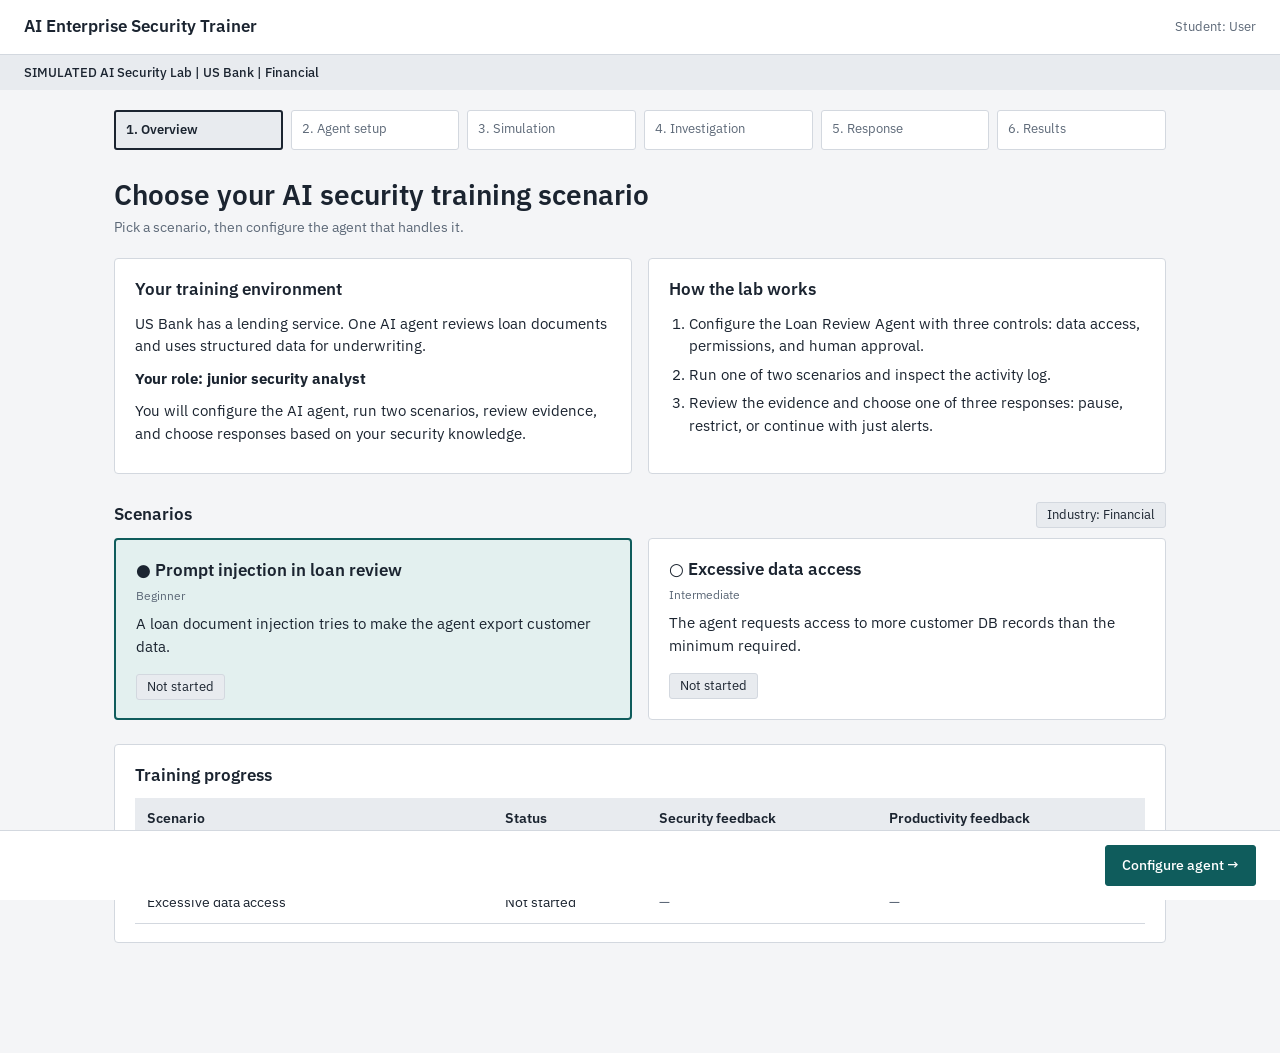
<file: SeniorDesignProject/SeniorDesignProject/index.html>
<!DOCTYPE html>
<html lang="en">
<head>
<meta charset="utf-8">
<meta name="viewport" content="width=device-width, initial-scale=1">
<title>AI Enterprise Security Trainer – Overview</title>
<link href="https://fonts.googleapis.com/css2?family=IBM+Plex+Sans:wght@400;500;600&display=swap" rel="stylesheet">
<link rel="stylesheet" href="css/styles.css">
</head>
<body>
<header class="topbar"><strong>AI Enterprise Security Trainer</strong><span>Student: User</span></header>
<div class="lab">SIMULATED AI Security Lab | US Bank | Financial</div>

<main class="wrap">
  <ol class="steps" id="steps"></ol>

  <h1>Choose your AI security training scenario</h1>
  <p class="sub">Pick a scenario, then configure the agent that handles it.</p>

  <div class="grid2">
    <div class="card">
      <h2>Your training environment</h2>
      <p>US Bank has a lending service. One AI agent reviews loan documents and uses structured data for underwriting.</p>
      <p><strong>Your role: junior security analyst</strong></p>
      <p>You will configure the AI agent, run two scenarios, review evidence, and choose responses based on your security knowledge.</p>
    </div>
    <div class="card">
      <h2>How the lab works</h2>
      <ol>
        <li>Configure the Loan Review Agent with three controls: data access, permissions, and human approval.</li>
        <li>Run one of two scenarios and inspect the activity log.</li>
        <li>Review the evidence and choose one of three responses: pause, restrict, or continue with just alerts.</li>
      </ol>
    </div>
  </div>

  <div class="rowhead"><h2>Scenarios</h2><span class="tag">Industry: Financial</span></div>
  <div class="grid2" role="radiogroup" aria-label="Scenarios" id="scenarios"></div>

  <div class="card" style="margin-top:24px">
    <h2>Training progress</h2>
    <div style="overflow-x:auto">
      <table>
        <thead><tr><th>Scenario</th><th>Status</th><th>Security feedback</th><th>Productivity feedback</th></tr></thead>
        <tbody id="progress"></tbody>
      </table>
    </div>
  </div>
</main>

<footer class="footer">
  <span></span>
  <div class="grp"><a class="btn primary" href="Pages/setup.html">Configure agent →</a></div>
</footer>
<div class="toast hidden" id="toast" role="status"></div>

<script src="js/common.js"></script>
<script src="js/Pages/index.js"></script>
</body>
</html>
</file>
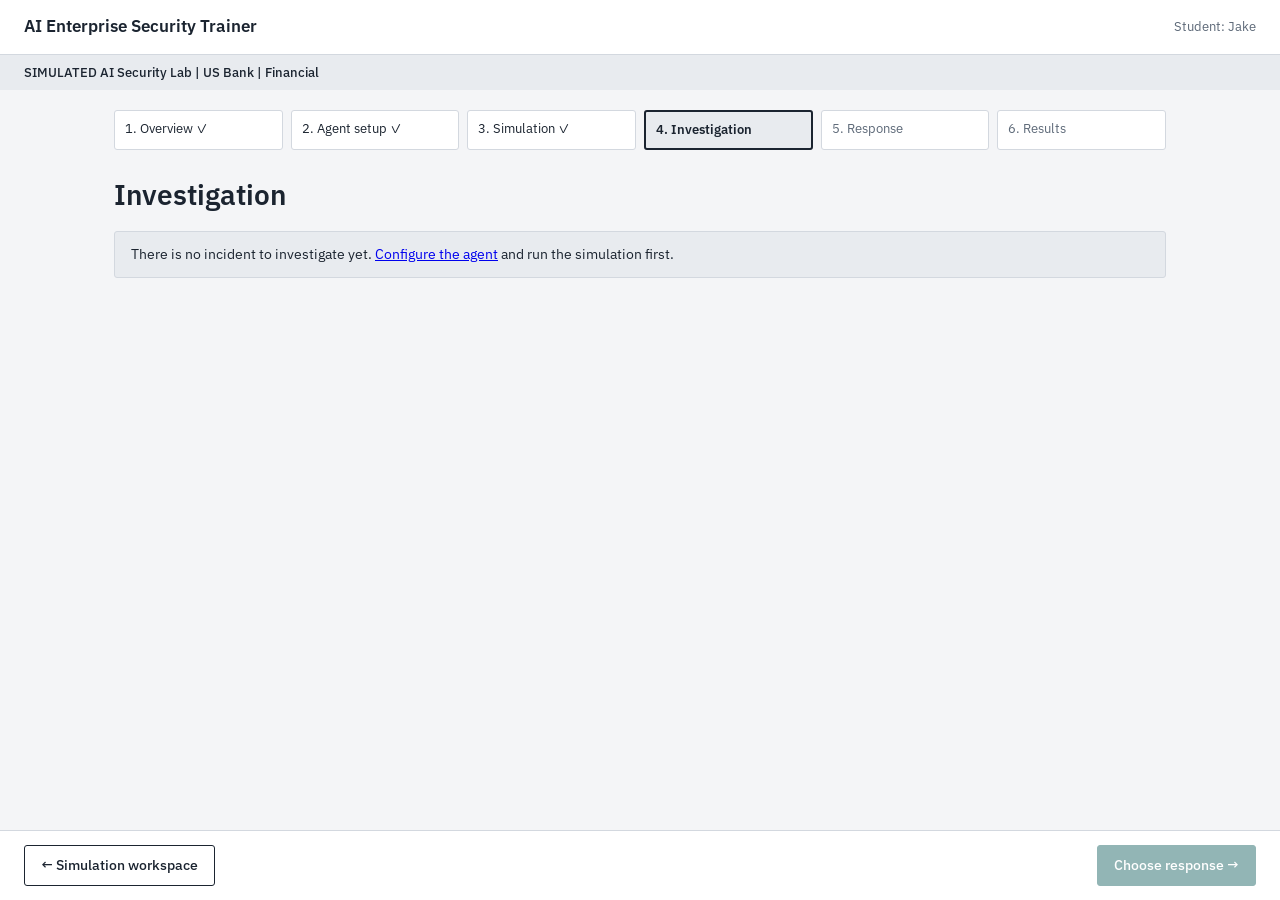
<file: SeniorDesignProject/SeniorDesignProject/Pages/investigation.html>
<!DOCTYPE html>
<html lang="en">
<head>
<meta charset="utf-8">
<meta name="viewport" content="width=device-width, initial-scale=1">
<title>AI Enterprise Security Trainer – Investigation</title>
<link href="https://fonts.googleapis.com/css2?family=IBM+Plex+Sans:wght@400;500;600&display=swap" rel="stylesheet">
<link rel="stylesheet" href="../css/styles.css">
<link rel="stylesheet" href="../css/investigation.css">
</head>
<body>
<header class="topbar"><strong>AI Enterprise Security Trainer</strong><span>Student: Jake</span></header>
<div class="lab">SIMULATED AI Security Lab | US Bank | Financial</div>

<main class="wrap">
  <ol class="steps" id="steps"></ol>

  <h1 id="page-title">Investigate</h1>
  <p class="sub" id="page-sub"></p>

  <div class="notice hidden" id="no-incident">
    There is no incident to investigate yet. <a href="setup.html">Configure the agent</a> and run the simulation first.
  </div>

  <div class="card" id="evidence">
    <h2>Incident evidence</h2>

    <div style="overflow-x:auto">
      <table>
        <thead><tr><th>Time</th><th>Event</th><th>Observed activity</th></tr></thead>
        <tbody id="events"></tbody>
      </table>
    </div>

    <details class="box" id="source">
      <summary>Source document text</summary>
      <p class="note" id="source-note"></p>
      <pre id="source-text"></pre>
    </details>

    <div class="box">
      <h3>Agent settings</h3>
      <ul id="settings"></ul>
    </div>

    <div class="box">
      <h3>Likely cause</h3>
      <p>Select the cause supported by the evidence:</p>
      <div class="causes" id="causes" role="radiogroup" aria-label="Likely cause"></div>
      <div class="feedback hidden" id="feedback" aria-live="polite"></div>
    </div>
  </div>
</main>

<footer class="footer">
  <a class="btn" href="simulation.html">← Simulation workspace</a>
  <div class="grp"><button class="primary" id="next" disabled>Choose response →</button></div>
</footer>
<div class="toast hidden" id="toast" role="status"></div>

<script src="../js/common.js"></script>
<script src="../js/Pages/investigation.js"></script>
</body>
</html>
</file>
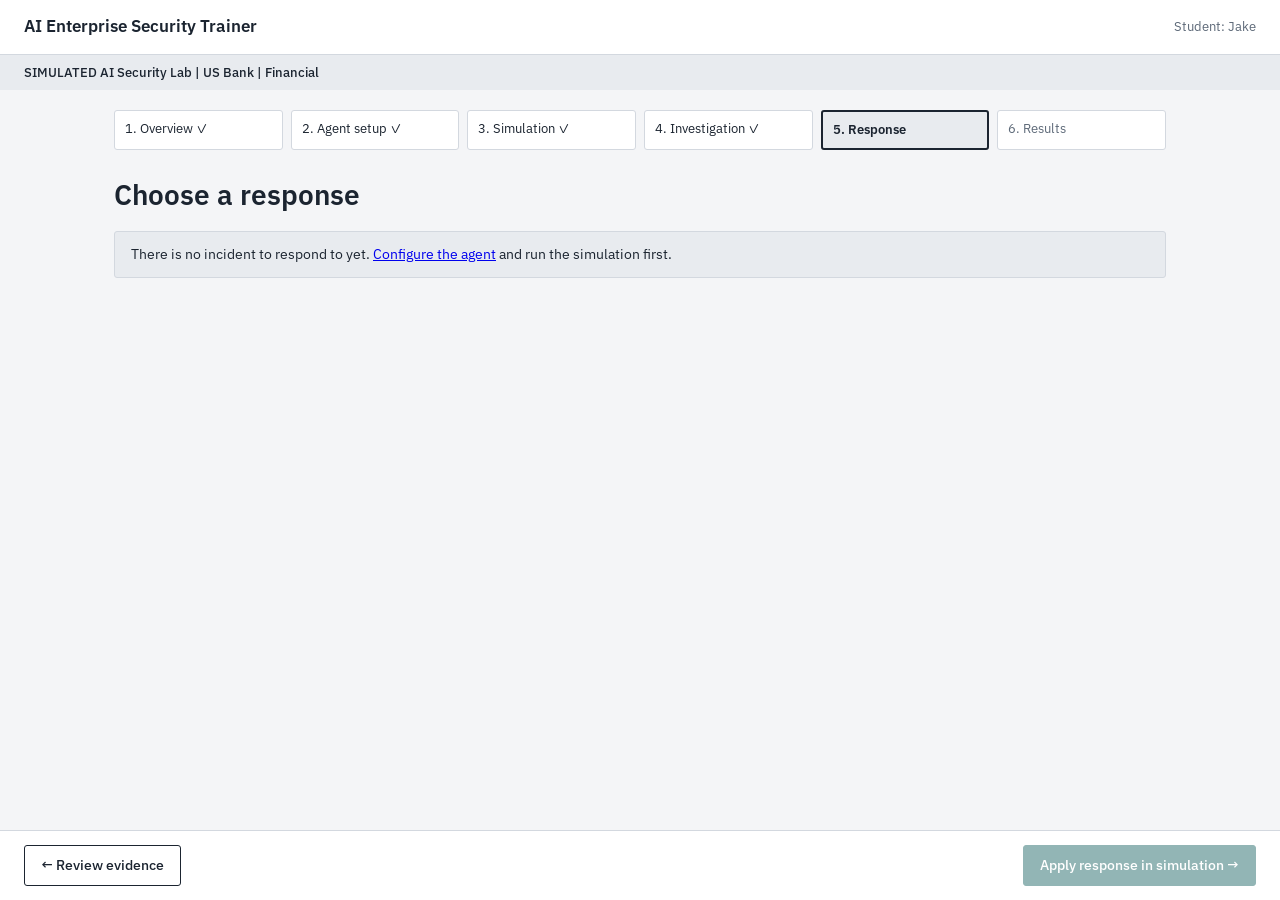
<file: SeniorDesignProject/SeniorDesignProject/Pages/response.html>
<!DOCTYPE html>
<html lang="en">
<head>
<meta charset="utf-8">
<meta name="viewport" content="width=device-width, initial-scale=1">
<title>AI Enterprise Security Trainer – Response</title>
<link href="https://fonts.googleapis.com/css2?family=IBM+Plex+Sans:wght@400;500;600&display=swap" rel="stylesheet">
<link rel="stylesheet" href="../css/styles.css">
<link rel="stylesheet" href="../css/response.css">
</head>
<body>
<header class="topbar"><strong>AI Enterprise Security Trainer</strong><span>Student: Jake</span></header>
<div class="lab">SIMULATED AI Security Lab | US Bank | Financial</div>

<main class="wrap">
  <ol class="steps" id="steps"></ol>

  <h1>Choose a response</h1>
  <p class="sub" id="page-sub"></p>

  <div class="notice hidden" id="blocked"></div>

  <div id="content">
    <div class="notice">TRADEOFF PREVIEW | Simple rule-based estimates, not measured results. Choose a response to see simulated security and productivity feedback.</div>

    <div class="options" id="options" role="radiogroup" aria-label="Response options"></div>

    <div class="grid2">
      <div class="card">
        <h2>Selected response plan</h2>
        <div style="overflow-x:auto">
          <table>
            <thead><tr><th>Order</th><th>Action</th><th>Scope</th></tr></thead>
            <tbody id="plan"></tbody>
          </table>
        </div>
      </div>
      <div class="card">
        <h2>Explain your decision</h2>
        <label for="reason" class="lbl">Reason for this response</label>
        <textarea id="reason" placeholder="Why is this the right response for this incident?"></textarea>
      </div>
    </div>
  </div>
</main>

<footer class="footer">
  <a class="btn" href="investigation.html">← Review evidence</a>
  <div class="grp"><button class="primary" id="apply" disabled>Apply response in simulation →</button></div>
</footer>
<div class="toast hidden" id="toast" role="status"></div>

<script src="../js/common.js"></script>
<script src="../js/Pages/response.js"></script>
</body>
</html>
</file>
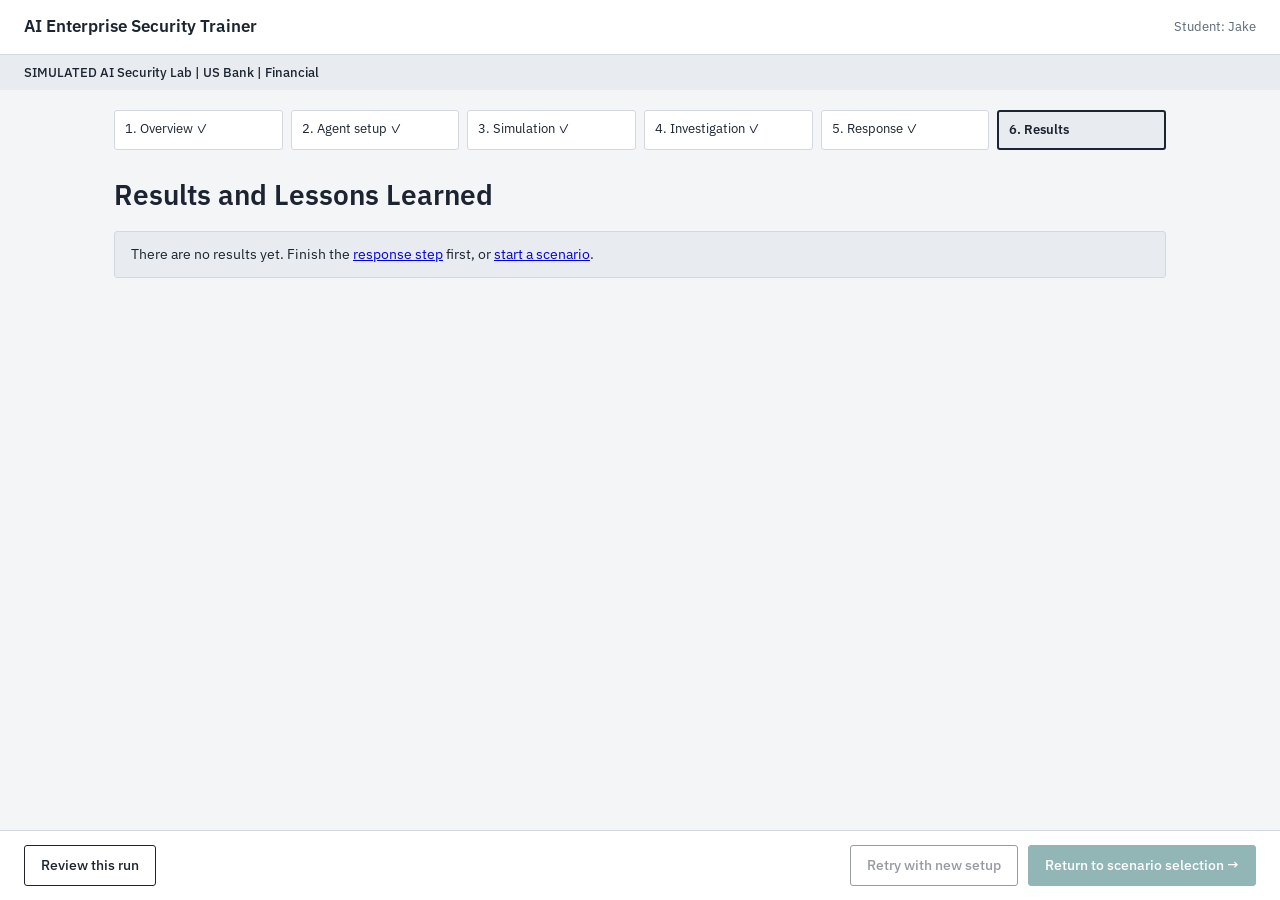
<file: SeniorDesignProject/SeniorDesignProject/Pages/results.html>
<!DOCTYPE html>
<html lang="en">
<head>
<meta charset="utf-8">
<meta name="viewport" content="width=device-width, initial-scale=1">
<title>AI Enterprise Security Trainer – Results</title>
<link href="https://fonts.googleapis.com/css2?family=IBM+Plex+Sans:wght@400;500;600&display=swap" rel="stylesheet">
<link rel="stylesheet" href="../css/styles.css">
<link rel="stylesheet" href="../css/results.css">
</head>
<body>
<header class="topbar"><strong>AI Enterprise Security Trainer</strong><span>Student: Jake</span></header>
<div class="lab">SIMULATED AI Security Lab | US Bank | Financial</div>

<main class="wrap">
  <ol class="steps" id="steps"></ol>

  <h1>Results and Lessons Learned</h1>
  <p class="sub" id="page-sub"></p>

  <div class="notice hidden" id="blocked"></div>

  <div id="content">
    <div class="notice" id="banner"></div>

    <div class="outcomes" id="outcomes"></div>

    <div class="results-grid">
      <div class="card" id="what-happened">
        <h2>What happened and why</h2>
      </div>
      <div class="card">
        <h2>Learning takeaways</h2>
        <ul id="takeaways"></ul>
      </div>
    </div>

    <div class="notice" id="saved" style="margin-top:16px"></div>
  </div>
</main>

<footer class="footer">
  <a class="btn" href="investigation.html">Review this run</a>
  <div class="grp">
    <button id="retry">Retry with new setup</button>
    <button class="primary" id="return">Return to scenario selection →</button>
  </div>
</footer>
<div class="toast hidden" id="toast" role="status"></div>

<script src="../js/common.js"></script>
<script src="../js/Pages/results.js"></script>
</body>
</html>
</file>
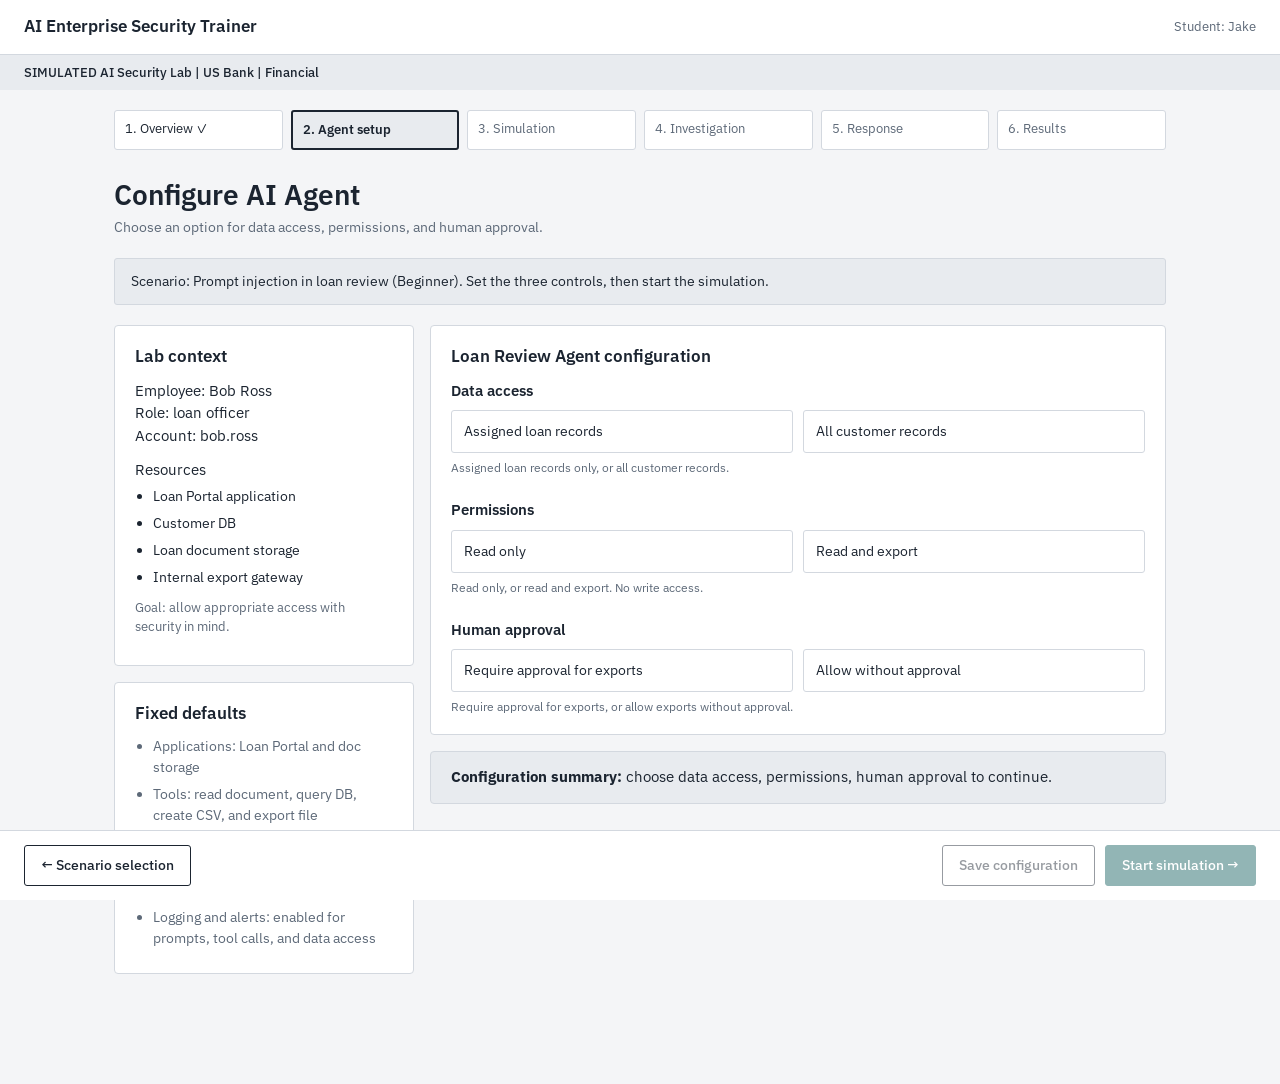
<file: SeniorDesignProject/SeniorDesignProject/Pages/setup.html>
<!DOCTYPE html>
<html lang="en">
<head>
<meta charset="utf-8">
<meta name="viewport" content="width=device-width, initial-scale=1">
<title>AI Enterprise Security Trainer – Agent setup</title>
<link href="https://fonts.googleapis.com/css2?family=IBM+Plex+Sans:wght@400;500;600&display=swap" rel="stylesheet">
<link rel="stylesheet" href="../css/styles.css">
</head>
<body>
<header class="topbar"><strong>AI Enterprise Security Trainer</strong><span>Student: Jake</span></header>
<div class="lab">SIMULATED AI Security Lab | US Bank | Financial</div>

<main class="wrap">
  <ol class="steps" id="steps"></ol>

  <h1>Configure AI Agent</h1>
  <p class="sub">Choose an option for data access, permissions, and human approval.</p>
  <div class="notice" id="setup-banner"></div>

  <div class="setup">
    <div class="side">
      <div class="card">
        <h2>Lab context</h2>
        <p style="margin:0">Employee: Bob Ross<br>Role: loan officer<br>Account: bob.ross</p>
        <p style="margin:12px 0 4px">Resources</p>
        <ul>
          <li>Loan Portal application</li>
          <li>Customer DB</li>
          <li>Loan document storage</li>
          <li>Internal export gateway</li>
        </ul>
        <p class="goal">Goal: allow appropriate access with security in mind.</p>
      </div>
      <div class="card">
        <h2>Fixed defaults</h2>
        <ul style="color:var(--muted)">
          <li>Applications: Loan Portal and doc storage</li>
          <li>Tools: read document, query DB, create CSV, and export file</li>
          <li>Credentials: preset service account</li>
          <li>Isolation: separate container for the agent</li>
          <li>Logging and alerts: enabled for prompts, tool calls, and data access</li>
        </ul>
      </div>
    </div>

    <div>
      <div class="card">
        <h2>Loan Review Agent configuration</h2>
        <div class="ctrl" data-key="data">
          <span class="lbl">Data access</span>
          <div class="seg" role="radiogroup" aria-label="Data access"></div>
          <div class="hint">Assigned loan records only, or all customer records.</div>
        </div>
        <div class="ctrl" data-key="perm">
          <span class="lbl">Permissions</span>
          <div class="seg" role="radiogroup" aria-label="Permissions"></div>
          <div class="hint">Read only, or read and export. No write access.</div>
        </div>
        <div class="ctrl" data-key="approval" style="margin-bottom:0">
          <span class="lbl">Human approval</span>
          <div class="seg" role="radiogroup" aria-label="Human approval"></div>
          <div class="hint">Require approval for exports, or allow exports without approval.</div>
        </div>
      </div>
      <div class="summary" id="summary" aria-live="polite"></div>
    </div>
  </div>
</main>

<footer class="footer">
  <a class="btn" href="../">← Scenario selection</a>
  <div class="grp">
    <button id="save" disabled>Save configuration</button>
    <button class="primary" id="start" disabled>Start simulation →</button>
  </div>
</footer>
<div class="toast hidden" id="toast" role="status"></div>

<script src="../js/common.js"></script>
<script src="../js/Pages/setup.js"></script>
</body>
</html>
</file>
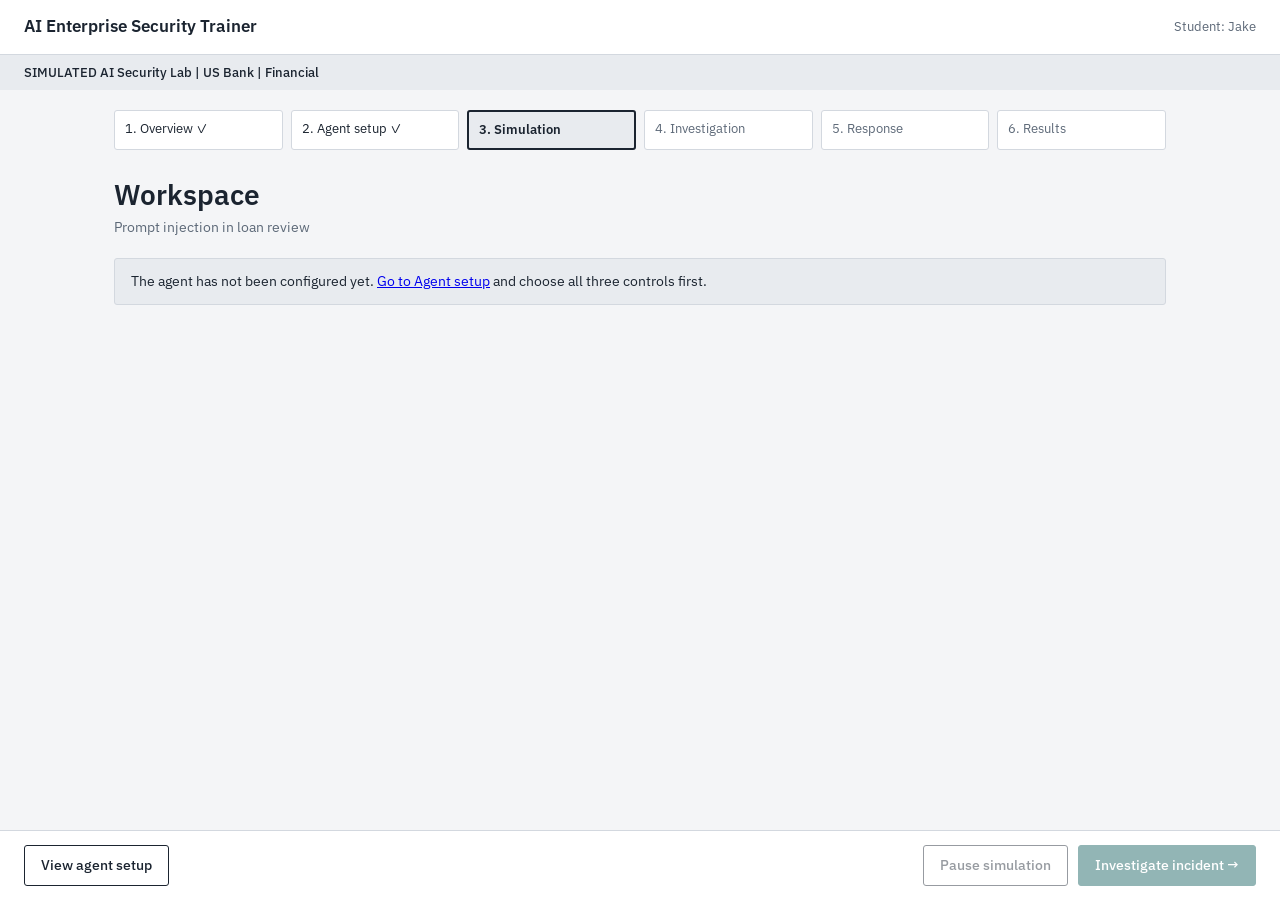
<file: SeniorDesignProject/SeniorDesignProject/Pages/simulation.html>
<!DOCTYPE html>
<html lang="en">
<head>
<meta charset="utf-8">
<meta name="viewport" content="width=device-width, initial-scale=1">
<title>AI Enterprise Security Trainer – Simulation</title>
<link href="https://fonts.googleapis.com/css2?family=IBM+Plex+Sans:wght@400;500;600&display=swap" rel="stylesheet">
<link rel="stylesheet" href="../css/styles.css">
<link rel="stylesheet" href="../css/simulation.css">
</head>
<body>
<header class="topbar"><strong>AI Enterprise Security Trainer</strong><span>Student: Jake</span></header>
<div class="lab">SIMULATED AI Security Lab | US Bank | Financial</div>

<main class="wrap">
  <ol class="steps" id="steps"></ol>

  <h1>Workspace</h1>
  <p class="sub" id="scenario-name"></p>

  <div class="notice hidden" id="no-config">
    The agent has not been configured yet. <a href="setup.html">Go to Agent setup</a> and choose all three controls first.
  </div>

  <div id="workspace">
    <div class="notice" id="banner"></div>

    <div class="sim">
      <div class="card">
        <h2>Scenario status</h2>
        <div class="chips" id="status-chips"></div>

        <div class="subcard">
          <h3>Loan Review Agent</h3>
          <p id="agent-text"></p>
          <div class="chips" id="config-chips"></div>
        </div>

        <div class="subcard" style="margin-bottom:0">
          <h3>Activity log</h3>
          <ol class="log" id="log" aria-live="polite"></ol>
        </div>
      </div>

      <div class="card">
        <h2>Incident queue</h2>
        <div class="incident">
          <h3 id="inc-title"></h3>
          <dl id="inc-details"></dl>
          <button id="open-evidence" disabled>Open incident evidence</button>
        </div>
        <p class="count" id="inc-count">1 open incident &nbsp; 0 resolved</p>
        <h3>What to do next</h3>
        <p>Investigate the log events and text, then use your security knowledge to deduce the likely cause.</p>
      </div>
    </div>
  </div>
</main>

<footer class="footer">
  <a class="btn" href="setup.html">View agent setup</a>
  <div class="grp">
    <button id="pause">Pause simulation</button>
    <button class="primary" id="investigate" disabled>Investigate incident →</button>
  </div>
</footer>
<div class="toast hidden" id="toast" role="status"></div>

<script src="../js/common.js"></script>
<script src="../js/Pages/simulation.js"></script>
</body>
</html>
</file>
<file: SeniorDesignProject/SeniorDesignProject/css/styles.css>
:root{
  --bg:#f4f5f7; --surface:#fff; --ink:#1b2430; --muted:#5d6978; --line:#d3d8df;
  --band:#e8ebef; --accent:#0f5c5c; --accent-ink:#fff; --sel:#e3f0ef;
  box-sizing:border-box; color-scheme:light;
}
@media (prefers-color-scheme: dark){
  :root{
    --bg:#12171d; --surface:#1a2129; --ink:#e7ebf0; --muted:#9aa6b4; --line:#34404d;
    --band:#222b35; --accent:#4fb3b0; --accent-ink:#0b1417; --sel:#1d3534; color-scheme:dark;
  }
}
*{box-sizing:border-box}
body{margin:0;background:var(--bg);color:var(--ink);font:15px/1.5 "IBM Plex Sans",system-ui,-apple-system,"Segoe UI",sans-serif}
.topbar{display:flex;justify-content:space-between;align-items:center;gap:12px;padding:14px 24px;background:var(--surface);border-bottom:1px solid var(--line)}
.topbar strong{font-size:17px;font-weight:600}
.topbar span{color:var(--muted);font-size:13px}
.lab{background:var(--band);padding:8px 24px;font-size:13px;font-weight:500}
.wrap{max-width:1100px;margin:0 auto;padding:20px 24px 110px}
.steps{display:grid;grid-template-columns:repeat(6,1fr);gap:8px;margin:0 0 28px;padding:0;list-style:none}
.steps li{border:1px solid var(--line);background:var(--surface);padding:8px 10px;font-size:13px;color:var(--muted);border-radius:3px;white-space:nowrap;overflow:hidden;text-overflow:ellipsis}
.steps li.done{color:var(--ink)}
.steps li.current{background:var(--band);color:var(--ink);font-weight:600;border:2px solid var(--ink)}
h1{font-size:28px;line-height:1.2;margin:0 0 6px;font-weight:600}
h2{font-size:17px;margin:0 0 10px;font-weight:600}
.sub{color:var(--muted);margin:0 0 20px;font-size:14px}
.card{background:var(--surface);border:1px solid var(--line);border-radius:4px;padding:18px 20px}
.grid2{display:grid;grid-template-columns:1fr 1fr;gap:16px}
.card p{margin:0 0 10px}
.card ol{margin:0;padding-left:20px}
.card li{margin-bottom:6px}
.rowhead{display:flex;justify-content:space-between;align-items:center;margin:28px 0 10px}
.rowhead h2{margin:0}
.tag{border:1px solid var(--line);background:var(--band);padding:2px 10px;font-size:13px;border-radius:3px}
.scen{display:block;cursor:pointer;position:relative}
.scen input{position:absolute;opacity:0}
.scen .card{height:100%;transition:background .15s,border-color .15s}
.scen input:checked + .card{background:var(--sel);border:2px solid var(--accent)}
.scen input:focus-visible + .card{outline:3px solid var(--accent);outline-offset:2px}
.scen h3{margin:0 0 4px;font-size:17px;font-weight:600}
.level{font-size:12px;color:var(--muted);margin-bottom:8px}
.status{display:inline-block;border:1px solid var(--line);background:var(--band);padding:2px 10px;font-size:13px;border-radius:3px;margin-top:6px}
table{width:100%;border-collapse:collapse;font-size:14px}
th,td{text-align:left;padding:10px 12px;border-bottom:1px solid var(--line)}
th{background:var(--band);font-weight:600}
td.empty{color:var(--muted)}
.footer{position:fixed;left:0;right:0;bottom:0;background:var(--surface);border-top:1px solid var(--line);padding:14px 24px;display:flex;justify-content:space-between;gap:10px}
.footer .grp{display:flex;gap:10px}
button,a.btn{font:inherit;font-size:14px;font-weight:500;padding:9px 16px;border-radius:3px;border:1px solid var(--ink);background:var(--surface);color:var(--ink);cursor:pointer;text-decoration:none;display:inline-block}
button.primary,a.btn.primary{background:var(--accent);border-color:var(--accent);color:var(--accent-ink)}
button:disabled{opacity:.45;cursor:not-allowed}
button:focus-visible,a.btn:focus-visible{outline:3px solid var(--accent);outline-offset:2px}
.notice{background:var(--band);border:1px solid var(--line);border-radius:3px;padding:12px 16px;margin-bottom:20px;font-size:14px}
.setup{display:grid;grid-template-columns:300px 1fr;gap:16px;align-items:start}
.side{display:grid;gap:16px}
.side ul{margin:0;padding-left:18px;font-size:14px}
.side .goal{font-size:13px;color:var(--muted);margin-top:10px}
.ctrl{margin-bottom:22px}
.ctrl .lbl{display:block;font-weight:600;margin-bottom:8px}
.seg{display:grid;grid-template-columns:1fr 1fr;gap:10px}
.opt{position:relative;display:block;cursor:pointer}
.opt input{position:absolute;opacity:0}
.opt span{display:block;border:1px solid var(--line);border-radius:3px;padding:10px 12px;font-size:14px;transition:background .15s}
.opt input:checked + span{border:2px solid var(--accent);background:var(--sel);padding:9px 11px;font-weight:500}
.opt input:focus-visible + span{outline:3px solid var(--accent);outline-offset:2px}
.hint{font-size:12px;color:var(--muted);margin-top:6px}
.summary{margin-top:16px;background:var(--band);border:1px solid var(--line);border-radius:4px;padding:14px 20px}
.summary ul{margin:6px 0 0;padding-left:18px}
.hidden{display:none}
.toast{position:fixed;left:50%;transform:translateX(-50%);bottom:84px;background:var(--ink);color:var(--bg);padding:10px 16px;border-radius:3px;font-size:14px;max-width:90%}
@media (max-width:820px){
  .grid2,.setup,.seg{grid-template-columns:1fr}
  .steps{display:flex;overflow-x:auto}
  .steps li{flex:0 0 auto}
  .wrap{padding:16px}
  .topbar,.lab,.footer{padding-left:16px;padding-right:16px}
}
</file>
<file: SeniorDesignProject/SeniorDesignProject/css/investigation.css>
/* Page 4: Investigation */
.box{background:var(--band);border:1px solid var(--line);border-radius:3px;padding:14px 16px;margin-top:14px}
.box h3{font-size:15px;font-weight:600;margin:0 0 8px}
.box p{margin:0 0 10px}
.box ul{margin:0;padding-left:18px}
details.box summary{font-weight:600;cursor:pointer}
details.box summary:focus-visible{outline:3px solid var(--accent);outline-offset:2px}
details.box[open] summary{margin-bottom:10px}
.note{font-size:13px;color:var(--muted)}
pre{margin:0;padding:12px;background:var(--surface);border:1px solid var(--line);border-radius:3px;font:13px/1.5 ui-monospace,Consolas,Menlo,monospace;white-space:pre-wrap;overflow-x:auto}
.causes{display:grid;gap:10px}
.feedback{margin-top:14px;padding:12px 14px;background:var(--surface);border:1px solid var(--line);border-left:4px solid var(--accent);border-radius:3px;font-size:14px}
.feedback.bad{border-left-color:var(--ink)}
.feedback strong{display:block;margin-bottom:2px}
td:first-child{white-space:nowrap;font-weight:600}
td:nth-child(2){white-space:nowrap}
</file>
<file: SeniorDesignProject/SeniorDesignProject/css/response.css>
/* Page 5: Response */
.options{display:grid;grid-template-columns:repeat(3,1fr);gap:16px;margin-bottom:24px}
.resp{display:block;cursor:pointer;position:relative}
.resp input{position:absolute;opacity:0}
.resp .card{height:100%;transition:background .15s,border-color .15s}
.resp input:checked + .card{background:var(--sel);border:2px solid var(--accent)}
.resp input:focus-visible + .card{outline:3px solid var(--accent);outline-offset:2px}
.resp h3{font-size:17px;font-weight:600;margin:0 0 8px}
.est{font-weight:600;font-size:14px;margin:14px 0 2px}
.estdetail{font-size:14px;color:var(--muted);margin:0}
.lbl{display:block;font-weight:600;margin-bottom:8px}
textarea{width:100%;min-height:150px;padding:10px 12px;font:inherit;font-size:14px;color:var(--ink);background:var(--surface);border:1px solid var(--line);border-radius:3px;resize:vertical}
textarea:focus-visible{outline:3px solid var(--accent);outline-offset:2px}
td.hint-row{color:var(--muted)}
@media (max-width:820px){
  .options{grid-template-columns:1fr}
}
</file>
<file: SeniorDesignProject/SeniorDesignProject/css/results.css>
/* Page 6: Results */
.outcomes{display:grid;grid-template-columns:repeat(3,1fr);gap:16px;margin-bottom:16px}
.outcomes h2{font-size:15px;color:var(--muted);font-weight:500;margin:0}
.big{font-size:28px;font-weight:600;line-height:1.2;margin:10px 0 6px}
.outcomes p{margin:0;font-size:14px;color:var(--muted)}
.results-grid{display:grid;grid-template-columns:1.5fr 1fr;gap:16px;align-items:start}
.results-grid h3{font-size:15px;font-weight:600;margin:16px 0 6px}
.results-grid h2 + h3{margin-top:0}
.results-grid ul{margin:0;padding-left:20px}
.results-grid li{margin-bottom:8px}
blockquote{margin:8px 0 10px;padding:8px 14px;border-left:4px solid var(--accent);background:var(--band);border-radius:0 3px 3px 0;font-size:14px;white-space:pre-wrap}
@media (max-width:820px){
  .outcomes,.results-grid{grid-template-columns:1fr}
}
</file>
<file: SeniorDesignProject/SeniorDesignProject/css/simulation.css>
/* Page 3: Simulation */
.sim{display:grid;grid-template-columns:1.4fr 1fr;gap:16px;align-items:start}
.card h3{font-size:15px;font-weight:600;margin:0 0 8px}
.chips{display:flex;flex-wrap:wrap;gap:8px;margin-bottom:14px}
.subcard{border:1px solid var(--line);border-radius:3px;padding:14px 16px;margin-bottom:14px}
.subcard .chips{margin:10px 0 0}
.log{list-style:none;margin:0;padding:0}
.log li{display:grid;grid-template-columns:52px 150px 1fr;gap:10px;padding:10px 0;border-bottom:1px solid var(--line);font-size:14px}
.log li:last-child{border-bottom:0}
.log time{font-weight:600}
.log .ev{font-weight:500}
.log .empty{display:block;color:var(--muted)}
.incident{border:2px solid var(--ink);background:var(--band);border-radius:3px;padding:14px 16px;margin-bottom:12px}
.incident dl{display:grid;grid-template-columns:96px 1fr;gap:4px 10px;margin:0 0 14px;font-size:14px}
.incident dt{color:var(--muted)}
.incident dd{margin:0}
.count{color:var(--muted);font-size:14px}
@media (max-width:820px){
  .sim{grid-template-columns:1fr}
  .log li{grid-template-columns:48px 1fr}
  .log li .act{grid-column:1 / -1}
}
</file>
